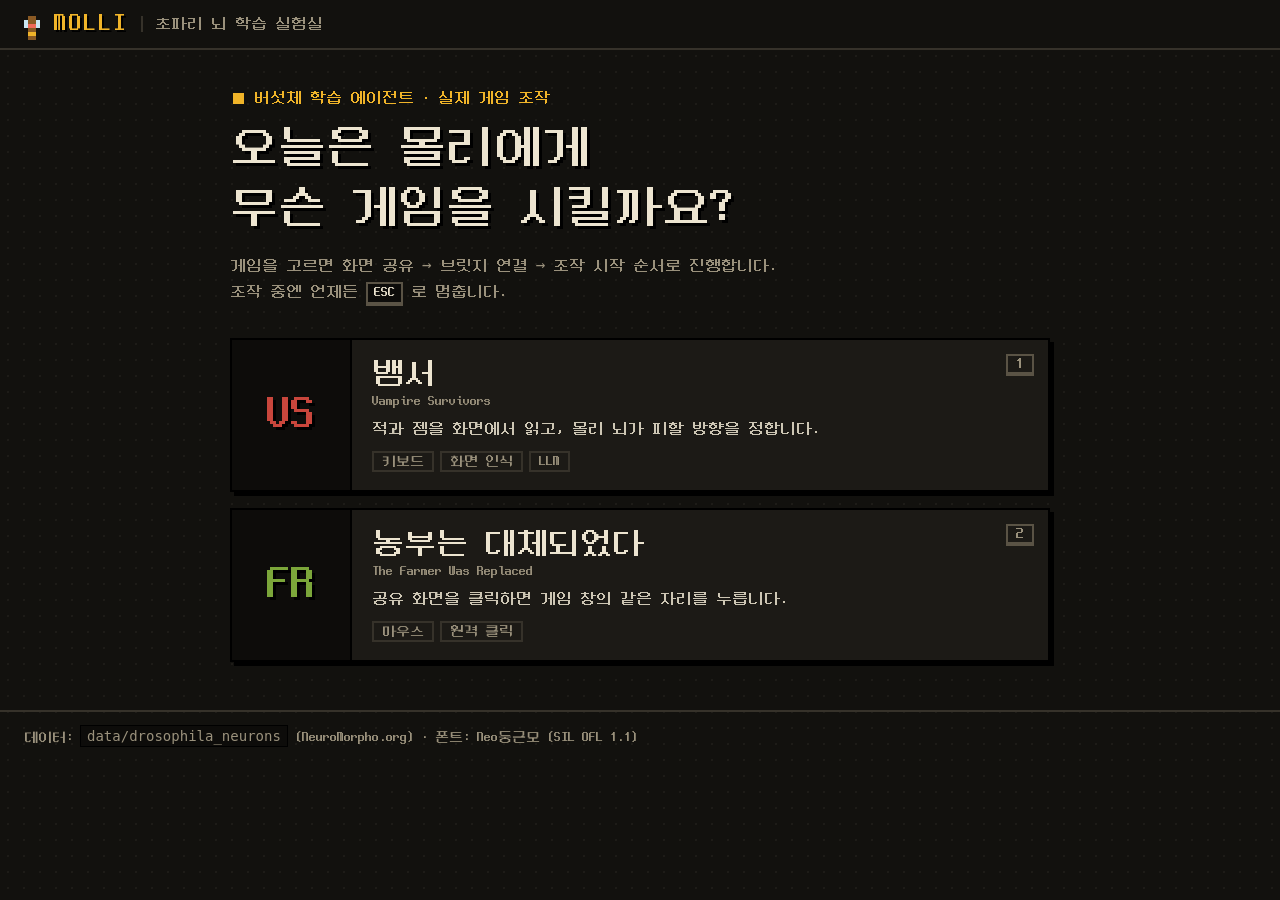
<file: game/index.html>
<!DOCTYPE html>
<html lang="ko">
<head>
<meta charset="UTF-8" />
<meta name="viewport" content="width=device-width, initial-scale=1.0" />
<title>초파리 뇌 학습 실험실</title>
<link rel="stylesheet" href="style.css" />
</head>
<body>
  <header class="topbar">
    <div class="brand">
      <span class="brand-mark" aria-hidden="true"></span>
      <span class="brand-name">MOLLI</span>
      <span class="brand-sub">초파리 뇌 학습 실험실</span>
    </div>
    <nav class="game-nav" id="gameNav" hidden>
      <span class="game-name" id="gameName"></span>
      <button class="btn-ghost" id="gameChange">게임 바꾸기</button>
    </nav>
  </header>

  <section class="game-pick" id="gamePick">
    <div class="pick-hero">
      <p class="eyebrow">버섯체 학습 에이전트 · 실제 게임 조작</p>
      <h1>오늘은 몰리에게<br />무슨 게임을 시킬까요?</h1>
      <p class="pick-lead">게임을 고르면 화면 공유 → 브릿지 연결 → 조작 시작 순서로 진행합니다. 조작 중엔 언제든 <kbd>ESC</kbd> 로 멈춥니다.</p>
    </div>
    <div class="game-pick-list">
      <button class="game-card" data-tab="vamp" style="--card: #c8463c">
        <span class="card-key">1</span>
        <span class="card-art" aria-hidden="true">VS</span>
        <span class="card-body">
          <b>뱀서</b>
          <span class="card-en">Vampire Survivors</span>
          <span class="card-desc">적과 젬을 화면에서 읽고, 몰리 뇌가 피할 방향을 정합니다.</span>
          <span class="card-tags"><i>키보드</i><i>화면 인식</i><i>LLM</i></span>
        </span>
      </button>
      <button class="game-card" data-tab="farm" style="--card: #7ba63a">
        <span class="card-key">2</span>
        <span class="card-art" aria-hidden="true">FR</span>
        <span class="card-body">
          <b>농부는 대체되었다</b>
          <span class="card-en">The Farmer Was Replaced</span>
          <span class="card-desc">공유 화면을 클릭하면 게임 창의 같은 자리를 누릅니다.</span>
          <span class="card-tags"><i>마우스</i><i>원격 클릭</i></span>
        </span>
      </button>
    </div>
  </section>

  <div class="layout" id="gameLayout" hidden>
    <div class="panels">
      <section class="tab-panel" id="panel-farm">
        <div class="agent-bar" id="fmAgentBar" hidden>
          <span class="agent-dot"></span>
          <b>자율 플레이 중</b>
          <span id="fmAgentStep">-</span>
          <span class="agent-phase" id="fmAgentPhase">-</span>
          <span class="agent-goal" id="fmAgentGoal"></span>
          <button id="fmAgentStop2">■ 정지 <kbd>ESC</kbd></button>
        </div>
        <p class="subtitle">이 게임은 뉴런 학습 없이 <b>화면 인식 + LLM 추론</b>으로만 움직입니다. 먼저 지금 어떤 화면인지부터 확인합니다.</p>
        <main class="vs-outer">
          <section class="vs-screen">
            <div class="vs-view-col">
              <canvas id="fmView" width="720" height="405"></canvas>
            </div>
            <div class="vs-side">
              <div class="legend"><span id="fmStatus" class="vs-status">화면 공유를 먼저 시작하세요</span></div>
              <div class="controls">
                <button id="fmShare">화면 공유</button>
                <button id="fmCheck">화면 확인</button>
                <label class="checkbox"><input type="checkbox" id="fmAuto" /> 자동</label>
                <select id="fmEvery">
                  <option value="5">5초마다</option>
                  <option value="10" selected>10초마다</option>
                  <option value="30">30초마다</option>
                </select>
              </div>
              <label class="vs-block">게임 언어
                <select id="fmLang">
                  <option value="en-US">English — 영어 글자 인식 (권장)</option>
                  <option value="ko">한국어 — 한글 글자 인식</option>
                </select>
              </label>
              <label class="vs-block">LLM 모델
                <select id="fmModel"><option value="">브릿지 연결 후 불러옵니다</option></select>
              </label>
              <div class="stats">
                <div class="stat"><span>현재 화면</span><b id="fmScreen">-</b></div>
                <div class="stat"><span>확신도</span><b id="fmConf">-</b></div>
                <div class="stat"><span>판단 근거</span><b id="fmSource">-</b></div>
                <div class="stat"><span>걸린 시간</span><b id="fmTook">-</b></div>
              </div>
              <div class="fm-agent">
                <h3>자율 플레이 — 보고, 판단하고, 누른다</h3>
                <label class="vs-block">목표
                  <textarea id="fmGoal" class="vs-goal" rows="3">설명서와 코드 창을 읽어 문법을 배우고, 드론이 밭을 수확하는 코드를 짜서 실행한다</textarea>
                </label>
                <div class="controls">
                  <button id="fmAgentRun" class="btn-primary">▶ 자율 시작</button>
                  <button id="fmAgentStop">■ 정지</button>
                  <label>최대 <input type="number" id="fmMaxSteps" value="30" min="1" max="500" style="width:72px" /> 걸음</label>
                </div>
                <div class="vs-help" id="fmAgentState">LLM 모델이 있어야 합니다. 어느 창에서든 <kbd>ESC</kbd> 로 바로 멈춥니다.</div>
              </div>
              <details class="vs-fold">
                <summary>손으로 조작</summary>
                <p class="vs-help">조작 중에 왼쪽 화면을 클릭하면 게임 창의 같은 자리를 누릅니다 (오른쪽 클릭도 됨). <kbd>ESC</kbd> 로 바로 멈춥니다.</p>
                <div class="controls">
                  <button id="fmRun">▶ 조작 시작</button>
                  <button id="fmStop">■ 정지</button>
                </div>
                <label class="vs-block">대상 창
                  <input type="text" id="fmWindow" value="TheFarmerWasReplaced" />
                </label>
                <div class="stats">
                  <div class="stat"><span>브릿지</span><b id="fmBridge">미연결</b></div>
                  <div class="stat"><span>입력 모드</span><b id="fmLive">-</b></div>
                  <div class="stat"><span>마지막 클릭</span><b id="fmLast">-</b></div>
                </div>
              </details>
            </div>
          </section>

          <div class="vs-layout">
            <nav class="vs-menu">
              <button class="fm-menu-btn is-active" data-sec="log">판단 로그</button>
              <button class="fm-menu-btn" data-sec="manual">매뉴얼</button>
            </nav>
            <section class="fm-main">
              <div class="fm-sec is-active" data-sec="log">
                <div class="fm-split">
                  <div>
                    <h3>판단 로그 — 무엇을 보고 어떻게 받아들였나</h3>
                    <div class="log log-tall" id="fmLog"></div>
                  </div>
                  <div>
                    <h3>알아낸 정보 — 마지막 확인 기준</h3>
                    <div id="fmInfo" class="fm-info"><p class="dim">아직 확인하지 않았습니다</p></div>
                    <h3>OCR 원문</h3>
                    <div id="fmOcr" class="fm-ocr">-</div>
                  </div>
                </div>
              </div>
              <div class="fm-sec fm-manual" data-sec="manual" id="fmManual"></div>
            </section>
          </div>
        </main>
      </section>
      <section class="tab-panel" id="panel-vamp">
        <p class="subtitle">
          화면을 읽고 몰리 뇌가 방향을 정하면 <code>bot/bridge.py</code>가 실제 키를 누릅니다.
          자세한 실행 순서는 왼쪽 <b>실행 방법</b>에 있습니다.
        </p>
        <main class="vs-outer">
          <div class="vs-top">
            <section class="vs-screen">
              <div class="vs-view-col">
                <canvas id="vsView" width="720" height="405"></canvas>
              </div>

              <div class="vs-side">
              <div class="legend">
                <span id="vsStatus" class="vs-status">화면 공유를 먼저 시작하세요</span>
              </div>

              <div class="controls">
                <button id="vsShare">화면 공유</button>
                <button id="vsDemo">테스트 영상</button>
                <button id="vsRun" class="btn-primary">▶ 조작 시작</button>
                <button id="vsStop">■ 정지</button>
                <label class="checkbox"><input type="checkbox" id="vsDebug" checked /> 인식 표시</label>
                <label class="checkbox"><input type="checkbox" id="vsLogOn" checked /> 로그 기록</label>
              </div>

              <div class="controls">
                <label>대상 창 <input type="text" id="vsWindow" placeholder="예: Vampire Survivors" style="width:190px" /></label>
                <button id="vsWindowNow">지금 활성 창 넣기</button>
              </div>
              <div class="vs-help" id="vsWindowState">브릿지에 연결되면 확인할 수 있습니다</div>

              <div class="stats">
                <div class="stat"><span>인식한 화면</span><b id="vsState">-</b></div>
                <div class="stat"><span>이번 판</span><b id="vsRunNow">-</b></div>
                <div class="stat"><span>체력</span><b id="vsHp">-</b></div>
                <div class="stat"><span>경험치</span><b id="vsXp">-</b></div>
                <div class="stat"><span>가는 방향</span><b id="vsDir">-</b></div>
                <div class="stat"><span>브릿지</span><b id="vsBridge">미연결</b></div>
                <div class="stat"><span>입력 모드</span><b id="vsLive">-</b></div>
                <div class="stat"><span>인식된 적</span><b id="vsEnemies">0</b></div>
                <div class="stat"><span>인식된 젬</span><b id="vsGems">0</b></div>
                <div class="stat"><span>분석 FPS</span><b id="vsFps">0</b></div>
              </div>
              </div>
            </section>
          </div>

          <div class="vs-layout">
          <nav class="vs-menu">
            <button class="vs-menu-btn is-active" data-sec="monitor">모니터링</button>
            <button class="vs-menu-btn" data-sec="log">추론 로그</button>
            <button class="vs-menu-btn" data-sec="see">몰리 시야</button>
            <button class="vs-menu-btn" data-sec="blind">블라인드 테스트</button>
            <button class="vs-menu-btn" data-sec="read">레벨업 읽은 것</button>
            <button class="vs-menu-btn" data-sec="goal">이번 판 목표</button>
            <button class="vs-menu-btn" data-sec="screen">화면 설정</button>
            <button class="vs-menu-btn" data-sec="llm">LLM</button>
            <button class="vs-menu-btn" data-sec="stats">기록 · 통계</button>
            <button class="vs-menu-btn" data-sec="tune">민감도</button>
            <button class="vs-menu-btn" data-sec="remote">폰으로 보기</button>
            <button class="vs-menu-btn" data-sec="help">실행 방법</button>
          </nav>

          <section class="vs-main">
            <!-- ── 추론 로그 ─────────────────────────────── -->
            <div class="vs-sec" data-sec="log">
              <h3>추론 로그 — 왜 그렇게 했나</h3>
              <div class="vs-help vs-note">
                줄마다 <b>몇 번째 판의 몇 분 몇 초</b>인지가 앞에 붙습니다.
                나중에 기록을 되짚을 때 어느 판의 일인지 바로 알 수 있습니다.
              </div>
              <div class="log log-tall" id="vsLog"></div>
            </div>

            <!-- ── 몰리 시야 ─────────────────────────────── -->
            <div class="vs-sec" data-sec="see">
              <h3>몰리 시야 — 뇌가 실제로 받는 것</h3>
              <div class="vs-help vs-note">
                <b>왼쪽</b>은 화면을 24x24로 줄인 격자입니다. 빨강 = 적으로 센 곳, 파랑 = 젬으로 센 곳,
                가운데 흰 점이 캐릭터. 몰리 뇌는 화면 픽셀이 아니라 <b>이 격자만</b> 봅니다.
                <br /><b>오른쪽</b>은 8방향 점수입니다. 선이 길수록 그쪽을 좋게 본 것이고,
                <span style="color:#ffd479">노란 굵은 선</span>이 시야로 고를 방향,
                바깥 빨간 호가 위협이 있는 쪽입니다. 점선은 실제로 누른 방향 —
                <span style="color:#7fd858">초록</span>이면 시야대로, <span style="color:#ff7b6b">빨강</span>이면 블라인드입니다.
                <br />테스트 영상으로도 볼 수 있습니다. 이 칸이 열려 있을 때만 그려서 평소엔 부담이 없습니다.
              </div>
              <div class="controls">
                <button id="vsDemoPause">테스트 영상 멈추기 (레벨업처럼)</button>
              </div>
              <canvas id="vsSight" width="720" height="300"></canvas>
              <div class="vs-help" id="vsSightWhy">화면 공유나 테스트 영상을 켜면 여기에 나옵니다</div>
              <table class="vs-table" id="vsSightTable"></table>
            </div>

            <!-- ── 블라인드 테스트 ───────────────────────── -->
            <div class="vs-sec" data-sec="blind">
              <h3>반응 검사 — 게임 없이 즉시</h3>
              <div class="vs-help">
                "적이 오른쪽에 몰렸다", "젬이 왼쪽에 있다" 같은 <b>인공 상황을 실제 판단 함수에 그대로 넣어</b>
                고른 방향이 말이 되는지 봅니다. 같은 상황을 5번씩 넣어 <b>매번 같은 답</b>이 나오는지도 봅니다 —
                무작위로 움직이는 것이라면 답이 흔들립니다.
              </div>
              <div class="controls">
                <button id="vsProbeBtn">반응 검사 돌리기</button>
              </div>
              <div class="vs-help" id="vsProbeResult">아직 돌려보지 않았습니다</div>

              <h3>블라인드 판 — 실제 게임에서 비교</h3>
              <div class="vs-help">
                반응 검사는 "상황에 맞게 고르는가"까지만 알려줍니다. <b>그게 실제로 오래 살게 해주는지</b>는
                따로 봐야 합니다. 블라인드 판에서는 몰리가 <b>화면을 보지 않고</b> 돌아다닙니다
                (한 방향을 잠깐 유지했다가 무작위로 바꿈). 피격은 똑같이 세고, 학습은 하지 않습니다.
                <br />화면을 본 판과 생존 시간이 비슷하게 나오면 — 지금은 보는 게 도움이 안 되고 있다는 뜻입니다.
                <b>판마다 번갈아</b>가 가장 공정합니다 (같은 시간대·같은 실력으로 비교되니까).
              </div>
              <div class="controls">
                <label>블라인드
                  <select id="vsBlindMode">
                    <option value="off">끄기 (항상 화면을 봄)</option>
                    <option value="alternate">판마다 번갈아</option>
                    <option value="always">항상 블라인드</option>
                  </select>
                </label>
              </div>
              <div class="vs-help" id="vsBlindStats">아직 기록이 없습니다</div>
            </div>

            <!-- ── 레벨업 읽은 것 ────────────────────────── -->
            <div class="vs-sec" data-sec="read">
              <h3>레벨업에서 읽은 것</h3>
              <div class="vs-help vs-note">
                레벨업 화면에서 <b>무슨 글자를 읽었고 그중 무엇을 골랐는지</b> 그대로 남깁니다.
                같은 화면을 두 번 읽어 서로 다르면 지어낸 것으로 보고 아무것도 누르지 않습니다 —
                그때는 두 판독이 같이 표시됩니다.
              </div>
              <div class="controls">
                <label class="filebtn">사진으로 시험
                  <input type="file" id="vsTestImg" accept="image/*" hidden /></label>
                <button id="vsTestPaste">붙여넣기(Ctrl+V)로 시험</button>
                <b id="vsTestState" class="tune">-</b>
              </div>
              <div class="vs-help vs-note">
                레벨업 화면을 <b>캡처해서 넣으면</b> 게임을 돌리지 않고도 무엇을 읽는지 바로 봅니다.
              </div>
              <div class="vs-help vs-scroll" id="vsReadLog">아직 레벨업 화면을 읽은 적이 없습니다</div>
            </div>

            <!-- ── 이번 판 목표 ──────────────────────────── -->
            <div class="vs-sec" data-sec="goal">
              <h3>이번 판에 해야 할 목표</h3>
              <div class="vs-help">
                멈춘 화면(시작메뉴 · 결과)에서 무엇을 목표로 움직일지 한국어로 적어두세요.
                비워두면 "그냥 시작해서 오래 버티기"로 봅니다.
                <br /><b>판이 끝나면 결과를 정리해 알려주고, 목표는 잊습니다.</b>
                계속 같은 목표로 돌리려면 아래를 체크하세요.
                <br />레벨업 화면에서는 이 문장을 <b>지시가 아니라 배경</b>으로만 씁니다 —
                카드를 고르는 자리에서 재시작을 떠올리면 곤란하니까요.
              </div>
              <textarea id="vsGoal" rows="2" class="vs-goal"
                placeholder="예: 게임 시작해서 아무 캐릭터나 고르고, 죽으면 바로 다시 시작해"></textarea>
              <div class="controls">
                <label class="checkbox"><input type="checkbox" id="vsGoalRepeat" /> 목적 계속 반복</label>
                <b id="vsGoalState" class="tune">-</b>
              </div>
              <div class="vs-help" id="vsRunResult">아직 끝난 판이 없습니다</div>
            </div>

            <!-- ── 화면 설정 ─────────────────────────────── -->
            <div class="vs-sec" data-sec="screen">
              <h3>영역 지정 (드래그)</h3>
              <div class="vs-help">
                <b>경험치 바를 꼭 지정해주세요.</b> 이게 없으면 몰리에게는
                "무언가를 얻었다"는 신호가 아예 없습니다. 젬 항목은 젬이 어느 쪽에 있는지를
                나타낼 뿐이라, 먹었는지는 알려주지 않습니다.
                화면 맨 위에 가로로 긴 바가 보통 경험치입니다. 드래그해서 감싸주세요.
                <br /><b>레벨업 영역</b>은 레벨업이 떴을 때 그 창 전체를 감싸주세요 —
                카드뿐 아니라 <b>새로고침·건너뛰기·삭제 버튼까지</b> 들어가게.
                카드를 읽을 때 이 부분만 크게 잘라 보내고(글자가 커져서 잘 읽힙니다),
                게임이 멈췄는지 볼 때는 이 부분을 빼고 봅니다(창이 반짝여도 속지 않게).
                지정하지 않으면 게임 화면 전체를 보내고, 멈춤 판단은 가운데 원을 뺍니다.
              </div>
              <div class="controls">
                <button data-mark="game">게임 영역 지정</button>
                <button data-mark="hp">체력바 지정</button>
                <button data-mark="xp">경험치 바 지정</button>
                <button data-mark="cards">레벨업 영역 지정</button>
              </div>

              <h3>영역에 이름 붙이기</h3>
              <div class="vs-help">
                화면의 한 부분을 드래그하고 <b>그게 무엇인지 적어두면</b>, LLM 이 그 화면을 볼 때
                "그 위치에 그게 있다" 는 걸 알고 판단합니다. 예: 캐릭터 목록, 시작 버튼, 경험치 바, 타이머.
                이름을 모르겠으면 <b>LLM에게 뭔지 묻기</b>를 누르면 그 부분만 잘라 보내서 물어봅니다.
                <br /><b>보이는 화면</b>을 정해두면 그 화면일 때만 알려줍니다
                (캐릭터 목록은 캐릭터 선택 화면에만 있으니까요). 지정한 영역은 게임 화면 위에 주황 점선으로 보입니다.
              </div>
              <div class="controls">
                <button data-mark="region">영역 지정 → 이름 붙이기</button>
              </div>
              <div class="vs-region-form" id="vsRegionForm" hidden>
                <div class="controls">
                  <label>이름 <input type="text" id="vsRegionLabel" placeholder="예: 캐릭터 목록" style="width:200px" /></label>
                  <label>보이는 화면 <select id="vsRegionScope"></select></label>
                </div>
                <div class="controls">
                  <button id="vsRegionAsk">LLM에게 뭔지 묻기</button>
                  <button id="vsRegionSave">저장</button>
                  <button id="vsRegionCancel">취소</button>
                </div>
                <div class="vs-help" id="vsRegionState">-</div>
              </div>
              <div class="vs-help" id="vsRegionList">아직 이름 붙인 영역이 없습니다</div>

              <h3>화면 가르치기</h3>
              <div class="vs-help">
                각 화면이 떠 있을 때 해당 버튼을 눌러주세요. 그 화면의 축소 이미지를 기억해뒀다가 비교합니다.
              </div>
              <div class="controls" id="vsTeachBtns"></div>
              <div class="vs-help">
                어떤 화면인지 애매하면 직접 물어볼 수 있습니다. 아래 버튼을 누르면
                <b>지금 보이는 화면을 그대로 잘라 LLM에게 "이게 무슨 화면이냐"고 묻습니다.</b>
              </div>
              <div class="controls">
                <button id="vsAskScreen">지금 화면이 뭔지 물어보기</button>
                <button id="vsAskRemember" disabled>이 답으로 기억시키기</button>
              </div>
              <div class="vs-help" id="vsAskResult">아직 물어본 적이 없습니다</div>

              <h3>몰리에게 알려주기</h3>
              <div class="vs-help">
                몰리가 못 맞히거나 엉뚱하게 답하면 <b>직접 알려주면 됩니다.</b>
                지금 보이는 화면이 무엇인지 말로 적어주세요.
                <b>그 화면 사진에 메모가 붙습니다.</b> 다음에 같은 화면이 뜨면 그때만 이 메모를 참고합니다.
                <br /><b>아는 종류에 없으면 새 종류를 만듭니다.</b> "이건 캐릭터 고르는 화면이야" 라고 하면
                <code>캐릭터 선택</code> 이라는 화면 종류가 생깁니다.
              </div>
              <textarea id="vsTellText" rows="2" class="vs-goal"
                placeholder="예: 이건 보물상자 연 화면이야. 아무 키나 누르면 넘어가"></textarea>
              <div class="controls">
                <button id="vsTellBtn">이렇게 알려주기</button>
              </div>
              <div class="vs-help" id="vsHints">아직 알려준 것이 없습니다</div>

              <div class="vs-help">
                멈춘 화면에서 무엇을 누를지는 <b>전부 LLM이 정합니다.</b> LLM이 꺼져 있거나
                판단에 실패하면 <b>아무것도 누르지 않고 기다립니다</b> — 잘못 누르는 것보다 낫습니다.
                마우스는 쓰지 않고, ESC는 어떤 경우에도 나가지 않습니다.
              </div>
              <div class="controls">
                <button id="vsForget">지정한 것 전부 지우기</button>
                <button id="vsClearRuns">판 기록 지우기</button>
              </div>
              <div class="vs-help" id="vsMarks"></div>
            </div>

            <!-- ── LLM ───────────────────────────────────── -->
            <div class="vs-sec" data-sec="llm">
              <h3>멈춘 화면 판단</h3>
              <div class="vs-help">
                레벨업 · 시작메뉴 · 결과 화면은 게임이 멈춰 있어서 몇 초 걸려도 됩니다.
                그래서 여기만 LLM이 맡습니다. <b>움직임은 계속 초파리 뇌가 합니다.</b>
                카드 화면을 읽어야 하니 <b>이미지를 볼 수 있는 모델</b>이 필요합니다.
              </div>
              <div class="controls">
                <label class="checkbox"><input type="checkbox" id="vsLlmOn" /> 멈춘 화면을 LLM에게</label>
                <label>모델 <select id="vsModel"><option value="">브릿지 연결 후 선택</option></select></label>
                <button id="vsLoadModels">모델 목록</button>
              </div>
              <div class="controls">
                <label>카드 개수 <input type="number" id="vsCards" min="2" max="5" value="4" style="width:60px" /></label>
                <b id="vsLlmState" class="tune">-</b>
              </div>
              <div class="controls">
                <label>메뉴 이동 키
                  <select id="vsNavKeys">
                    <option value="wasd">WASD (게임 이동과 같은 키)</option>
                    <option value="arrows">방향키</option>
                  </select>
                </label>
              </div>
              <div class="vs-help">
                멈춘 화면에서 커서를 옮길 때 쓰는 키입니다. 게임 안 이동에 쓰는 <b>WASD</b>는 잘 먹는 게
                확인돼 있어서 기본값입니다. 방향키는 NumLock 상태에 따라 브릿지가 다른 신호를 보내는
                불안정한 경로를 탑니다. 커서가 안 움직이면 이걸 바꿔보세요.
              </div>
              <div class="controls">
                <label class="checkbox"><input type="checkbox" id="vsIdOn" /> 화면 종류도 LLM이 판별 (자동 학습)</label>
                <b id="vsIdState" class="tune">-</b>
              </div>
              <div class="vs-help">
                위를 켜면 가르쳐준 화면이 없어도 <b>게임이 멈춘 순간</b>을 잡아 LLM에게 한 번 묻고,
                답이 오면 그 화면을 기억해서 <b>다음부터는 묻지 않고 즉시 알아봅니다.</b>
              </div>

              <h3>화면 글자 읽기 (OCR)</h3>
              <div class="controls">
                <label class="checkbox"><input type="checkbox" id="vsOcrOn" checked /> 화면 글자 읽기 (윈도우 내장, 빠름)</label>
                <button id="vsOcrNow">지금 화면 글자 읽기</button>
              </div>
              <div class="vs-help" id="vsOcrResult">-</div>
              <div class="vs-help">
                윈도우에 들어 있는 글자 인식을 브릿지가 대신 부릅니다. 설치할 것이 없고 한 장에 0.2초 안쪽입니다.
                LLM 과 달리 <b>없는 글자를 지어내지 않습니다</b> — 못 읽으면 빈칸입니다. 이렇게 씁니다:
                <br />· <b>화면 판별</b> — 아래 글자가 보이면 LLM 에게 묻기 전에 그 화면으로 봅니다.
                "플레이 중" 이라도 카메라가 1초 넘게 멈춰 있으면 글자를 확인합니다 (타이틀 화면을 놓치지 않게).
                <br />· <b>메뉴</b> — 읽은 글자를 LLM 에게 같이 줘서 시작 버튼 같은 항목을 빠뜨리지 않게 합니다.
                <br />· <b>레벨업</b> — LLM 이 읽은 카드 이름이 화면 글자에 실제로 있는지 맞춰봅니다.
                전부 있으면 두 번 읽지 않고 바로 고릅니다.
                <br />게임 화면 위에 읽은 글자가 하늘색 상자로 잠깐 보입니다.
                <b>사진으로 시험</b>(레벨업 읽은 것 메뉴)에 아무 화면이나 넣으면 무슨 화면으로 보는지 나옵니다.
              </div>
              <label class="vs-block">글자로 화면 알아보기
                <textarea id="vsOcrWords" rows="5" class="vs-goal"></textarea></label>
              <div class="vs-help">
                한 줄에 한 화면: <code>화면: 글자, 글자</code>. 위에 있는 줄부터 봅니다.
                띄어쓰기·대소문자는 무시하고, 조금 틀려도 맞춥니다.
                화면 이름은 levelup · menu · dead · chest · revive, 직접 만든 화면 종류도 됩니다.
              </div>
            </div>

            <!-- ── 기록 · 통계 ───────────────────────────── -->
            <div class="vs-sec" data-sec="stats">
              <h3>판 기록과 통계</h3>
              <div class="vs-help" id="vsRuns">기록 없음</div>
              <div class="vs-help" id="vsReward">-</div>
              <div class="vs-help" id="vsMenuStats">아직 멈춘 화면에서 키를 누른 기록이 없습니다</div>
            </div>

            <!-- ── 민감도 ────────────────────────────────── -->
            <div class="vs-sec" data-sec="tune">
              <h3>인식 민감도와 성향</h3>
              <div class="vs-help">
                <b>게임 중인지 판단</b> — 레벨업·메뉴·캐릭터 선택·결과 창은 모두 넓은 파란 판입니다.
                확인 영역(레벨업 영역을 지정했으면 그 안, 아니면 게임 화면 가운데 — 화면 위 파란 점선)에서
                파란 부분이 기준을 넘으면 <b>게임 아님</b>, 아니면 아무것도 안 움직여도 <b>플레이 중</b>으로 봅니다.
                파란 젬은 점처럼 작아서 세지 않습니다. 지금 몇 %인지는 <b>몰리 시야</b> 맨 아래에 나옵니다 —
                창이 떴을 때 값과 플레이 중 값 사이로 기준을 맞추면 됩니다.
              </div>
              <div class="controls">
                <label class="checkbox"><input type="checkbox" id="vsUiBlue" checked /> 파란 창이 보이면 게임 아님</label>
                <label>파란 창 기준 <input type="range" id="vsUiThr" min="3" max="60" value="15" /></label>
                <b id="vsUiThrVal" class="tune">15%</b>
              </div>
              <div class="vs-help">
                <b>파란 바닥이 있는 맵</b> — 파랗기만 하면 창으로 보지 않습니다. 몰리가 걷는 중(카메라가 움직임)이면
                창이 아니고, 무늬가 있는 파랑은 바닥으로 보고 뺍니다. 그리고 레벨업 창을 한 번 제대로 읽으면
                <b>그 창의 색을 기억</b>해서, 그다음부터는 그 색에 가까운 판만 창으로 봅니다.
                자동으로 못 배웠으면 레벨업 창이 떠 있을 때 아래 버튼을 누르세요.
              </div>
              <div class="controls">
                <button id="vsUiLearn">지금 보이는 창 색 기억</button>
                <button id="vsUiForget">창 색 잊기</button>
                <span id="vsUiColor" class="dim"></span>
              </div>
              <div class="vs-help">
                <b>적 판별 방식</b> — 몬스터는 스스로 움직이고 보석은 바닥에 붙어 있습니다.
                다만 카메라가 캐릭터를 따라다녀서 화면 전체가 같이 밀리므로, 먼저 <b>화면 전체의 이동량을
                재서 빼고</b> 그래도 움직이는 것만 몬스터로 봅니다. 메뉴처럼 아무것도 안 움직이는 화면에서는
                적이 0이 됩니다. 무엇으로 판단했는지는 <b>몰리 시야</b> 아래에 나옵니다.
              </div>
              <div class="controls">
                <label>적 판별
                  <select id="vsEnemyMode">
                    <option value="motion">움직임 (스스로 움직이는 것)</option>
                    <option value="both">색 + 움직임 (어둡고 움직이는 것)</option>
                    <option value="color">색 (예전 방식: 배경보다 어두운 것)</option>
                  </select>
                </label>
                <label>움직임 민감도 <input type="range" id="vsMoveThr" min="6" max="60" value="22" /></label>
                <b id="vsMoveThrVal" class="tune">22</b>
              </div>
              <div class="controls">
                <label>적 임계값 <input type="range" id="vsEnemyThr" min="5" max="90" value="30" /></label>
                <b id="vsEnemyThrVal" class="tune">30</b>
                <label>젬 임계값 <input type="range" id="vsGemThr" min="5" max="90" value="25" /></label>
                <b id="vsGemThrVal" class="tune">25</b>
              </div>
              <div class="controls">
                <label>회피 성향 <input type="range" id="vsAvoid" min="10" max="150" value="60" /></label>
                <label>젬 욕심 <input type="range" id="vsGreed" min="0" max="100" value="35" /></label>
              </div>
              <div class="controls">
                <label>학습에 맡기는 비중 <input type="range" id="vsAlpha" min="0" max="100" value="0" /></label>
                <b id="vsAlphaVal" class="tune">0%</b>
              </div>
              <div class="vs-help">
                0%면 전부 규칙 기반으로 움직입니다. 규칙 기반이 바닥을 깔아주는 동안 몰리는 계속 배우고 있고,
                쓸 만해 보이면 이 값을 조금씩 올려 판단을 넘기면 됩니다. 한 번에 올리면 규칙 기반이
                한 번도 안 가본 상황에서 무너집니다.
              </div>
              <div class="vs-help" id="vsFeat">-</div>
            </div>

            <!-- ── 실행 방법 ─────────────────────────────── -->
            <!-- ── 폰으로 보기 ───────────────────────────── -->
            <div class="vs-sec" data-sec="remote">
              <h3>폰으로 보기</h3>
              <div class="vs-help">
                이 탭에서 도는 몰리를 <b>폰에서 보고, 막혔으면 지시합니다</b> — 정지·시작 버튼과 말로 하는 지시
                ("화면에 있는 초록 버튼 눌러"). 지시는 이 탭이 받아 화면을 보고 처리하고,
                키는 여기서도 허용된 것만 나갑니다 (ESC·마우스 없음).
                폰이 이 페이지를 그냥 열면 빈 페이지입니다 — 화면 공유와 몰리의 상태는 이 탭 안에만 있어서,
                이 탭이 2초마다 상태를 브릿지로 보내고 폰은 브릿지가 여는 페이지에서 봅니다.
                <br />아무나 못 봅니다. 아래 <b>연결 코드</b>를 폰에서 한 번 넣은 기기만 볼 수 있고,
                코드는 2분 동안 한 번만 쓸 수 있습니다. 잃어버린 폰이 있으면 <b>모두 끊기</b>.
              </div>
              <div class="controls">
                <button id="vsRemoteCode">연결 코드 만들기</button>
                <button id="vsRemoteRevoke">연결한 기기 모두 끊기</button>
              </div>
              <div class="vs-help" id="vsRemoteState">브릿지에 연결되면 확인할 수 있습니다</div>
              <div class="vs-help vs-note">
                브릿지를 <code>.\start.ps1 -Remote</code> 로 띄워야 켜집니다 (기본은 꺼져 있음).
                폰은 PC 와 <b>같은 와이파이</b>에 있어야 합니다. 처음 켤 때 윈도우 방화벽이 파이썬의 네트워크
                접근을 물어보면 허용해야 폰이 닿습니다. 이 탭이 가려지면 브라우저가 느려져 폰 화면도 늦게 바뀝니다.
              </div>
            </div>

            <div class="vs-sec" data-sec="help">
              <h3>실행 순서</h3>
              <div class="vs-help">
                <code>.\start.ps1</code> → 이 페이지를 <code>localhost:8743</code> 으로 열기 →
                화면 공유 → 조작 시작 → <b>게임 창 클릭</b>.
                <br />브릿지는 기본이 안전모드(로그만)이고, <code>-Live</code> 를 붙여야 실제로 키를 누릅니다.
                <br />뱀서를 <b>창모드</b>로 띄우고, 화면 공유에서 그 창을 고르세요.
                <br />위 화면에서 빨간 점 = 적으로 인식, 파란 점 = 젬으로 인식, 노란 선 = 지금 가려는 방향.
                <br /><b>브라우저 창을 가리지 마세요</b> — 가려지면 브라우저가 타이머를 늦춰 봇이 사실상 멈춥니다.
              </div>
            </div>
          </section>
          </div>
        </main>
      </section>
    </div>

  </div>

  <footer>
    데이터: <code>data/drosophila_neurons</code> (NeuroMorpho.org) · 폰트: Neo둥근모 (SIL OFL 1.1)
  </footer>

  <script src="log.js"></script>
  <script src="agent.js"></script>
  <script src="vampire.js"></script>
  <script src="farm.js"></script>
  <script src="tabs.js"></script>
</body>
</html>
</file>
<file: game/style.css>
/* Neo둥근모 (NeoDunggeunmo) — SIL Open Font License 1.1, fonts/LICENSE.txt 참고 */
@font-face {
  font-family: "NeoDunggeunmo";
  font-weight: normal;
  font-style: normal;
  font-display: block;
  src: url("fonts/neodgm.woff2") format("woff2"),
       url("fonts/neodgm.woff") format("woff");
}

:root {
  /* 따뜻한 먹색 바탕 + 종이색 글자. 포인트 색은 호박색 하나만 쓴다. */
  --bg: #12110e;
  --panel: #1c1a16;
  --slot: #0d0c0a;
  --line: #36322a;
  --line-hi: #5a5345;
  --text: #ece4d0;
  --muted: #9a917c;
  --accent: #f0b429;
  --accent-ink: #1a1405;
  --good: #8fd16a;
  --bad: #ef6a5a;
  --shadow: 4px 4px 0 #000;
  /* 예전 이름 — 몇몇 규칙이 아직 쓴다 */
  --panel-hi: var(--line-hi);
  --panel-lo: var(--slot);
}

* { box-sizing: border-box; image-rendering: pixelated; }

body {
  margin: 0;
  background: var(--bg);
  /* 아주 옅은 점 격자 — 모눈종이 느낌만 남긴다 */
  background-image: radial-gradient(rgba(236,228,208,0.05) 1px, transparent 1px);
  background-size: 16px 16px;
  color: var(--text);
  /* 비트맵 폰트라 16의 배수 크기에서 가장 또렷하게 찍힌다 */
  font-family: "NeoDunggeunmo", monospace;
  font-size: 16px;
  -webkit-font-smoothing: none;
  -moz-osx-font-smoothing: unset;
  font-smooth: never;
  word-break: keep-all;
  padding: 0 24px 24px;
}
[hidden] { display: none !important; }
::selection { background: var(--accent); color: var(--accent-ink); }
.subtitle {
  margin: 0 0 20px;
  color: var(--muted);
  font-size: 16px;
  max-width: 720px;
}

.tab-panel { display: none; }
.tab-panel.is-active { display: block; }

main {
  display: flex;
  gap: 24px;
  flex-wrap: wrap;
  align-items: flex-start;
}

/* 돌 블록 패널: 위/왼쪽은 밝게, 아래/오른쪽은 어둡게 -> 베벨(입체) 효과 */
.panel {
  background: var(--panel);
  border: 2px solid var(--line);
  border-radius: 0;
  padding: 16px;
}

.legend {
  display: flex;
  gap: 16px;
  margin-top: 12px;
  font-size: 16px;
  color: var(--muted);
}
.panel {
  min-width: 320px;
  flex: 1;
}

.controls {
  display: flex;
  gap: 8px;
  align-items: center;
  flex-wrap: wrap;
  margin-bottom: 14px;
}

/* 버튼: 검은 테두리 + 픽셀 그림자. 누르면 그림자만큼 내려앉는다 */
button {
  background: #2a2720;
  color: var(--text);
  border: 2px solid #000;
  border-radius: 0;
  box-shadow: 3px 3px 0 #000, inset 2px 2px 0 rgba(255,255,255,0.06);
  padding: 8px 14px;
  cursor: pointer;
  font-family: inherit;
  font-size: 16px;
  transition: background 0.08s;
}
button:hover { background: #3a362c; }
button:active { transform: translate(3px, 3px); box-shadow: none; }
button:focus-visible, input:focus-visible, textarea:focus-visible, select:focus-visible {
  outline: 2px solid var(--accent);
  outline-offset: 2px;
}
button:disabled { opacity: 0.45; cursor: not-allowed; transform: none; }
.btn-primary { background: var(--accent); color: var(--accent-ink); }
.btn-primary:hover { background: #ffc94a; }
.btn-ghost { background: transparent; box-shadow: none; border-color: var(--line-hi); color: var(--muted); }
.btn-ghost:hover { color: var(--text); border-color: var(--text); background: transparent; }

input[type="text"], input[type="number"], input:not([type]), select, textarea {
  background: var(--slot);
  color: var(--text);
  border: 2px solid var(--line);
  border-radius: 0;
  padding: 6px 8px;
  font-family: inherit;
  font-size: 16px;
}
kbd {
  display: inline-block;
  padding: 0 6px;
  border: 2px solid var(--line-hi);
  border-bottom-width: 4px;
  background: var(--slot);
  color: var(--text);
  font-family: inherit;
  font-size: 14px;
  line-height: 1.3;
}

label {
  font-size: 16px;
  color: var(--muted);
  display: flex;
  align-items: center;
  gap: 6px;
}
label.checkbox { flex-direction: row-reverse; }

input[type="range"] {
  accent-color: var(--accent);
}
input[type="checkbox"] {
  width: 16px;
  height: 16px;
  accent-color: var(--accent);
}

.stats {
  display: grid;
  grid-template-columns: 1fr 1fr;
  gap: 10px;
  margin: 14px 0 20px;
}
.stat {
  background: var(--slot);
  border: 2px solid var(--line);
  padding: 8px 10px;
}
.stat span {
  display: block;
  font-size: 16px;
  color: var(--muted);
  margin-bottom: 2px;
}
.stat b {
  font-size: 24px;
  color: var(--accent);
  font-weight: normal;
}

h3 {
  font-size: 16px;
  color: var(--muted);
  margin: 0 0 10px;
  font-weight: normal;
}

/* 전체 레이아웃: 탭 내용 + 오른쪽 몰리 칼럼 */
.layout {
  display: flex;
  gap: 20px;
  align-items: flex-start;
}
.panels { flex: 1; min-width: 0; }

/* 추론 로그 */
.log {
  height: 190px;
  overflow-y: auto;
  background: var(--slot);
  border: 2px solid var(--line);
  padding: 6px 8px;
  margin-bottom: 18px;
  font-size: 16px;
  line-height: 1.45;
}
.log-row {
  padding: 2px 0;
  border-bottom: 1px solid rgba(255,255,255,0.05);
  color: #c9cfda;
  white-space: nowrap;
  overflow: hidden;
  text-overflow: ellipsis;
}
.log-row .tag { color: var(--accent); }
.log-row .pick { color: var(--accent); }
.log-row .good { color: var(--good); }
.log-row .bad { color: var(--bad); }
.log-row .dim { color: #8b8b96; }
.log-hit { background: rgba(255,123,107,0.13); }
.log-win { background: rgba(127,216,88,0.13); }
.log-muted { color: var(--muted); }

/* 뱀서 탭 위쪽: 몰리 + 게임 화면 */
.vs-outer { display: block; }
.vs-top {
  display: flex;
  gap: 16px;
  align-items: flex-start;
  margin-bottom: 16px;
}
/* 게임 화면 옆에 상태·버튼을 세로로 둔다. 좁은 창에서는 아래로 떨어진다. */
.vs-screen {
  display: flex;
  gap: 16px;
  align-items: flex-start;
  flex-wrap: wrap;
}
/* 화면은 720px 에서 멈춘다. 더 늘어나면 오른쪽 패널과 사이가 벌어진다. */
.vs-view-col { flex: 0 1 720px; min-width: 0; }
.vs-side { flex: 0 1 330px; min-width: 280px; }
.vs-side .legend { margin-top: 0; margin-bottom: 10px; }
.vs-side .controls { margin-bottom: 10px; }
.vs-side .controls button { padding: 8px 12px; }
.vs-side input#vsWindow { width: 150px !important; }
.vs-side .stats {
  grid-template-columns: 1fr 1fr;
  gap: 6px;
  margin: 10px 0 0;
}
.vs-side .stat { padding: 5px 8px; }
.vs-side .stat b { font-size: 18px; }

.vs-screen {
  flex: 1;
  min-width: 0;
  background: var(--panel);
  border: 2px solid var(--line);
  padding: 16px;
}

/* 뱀서 탭: 왼쪽 메뉴 + 가운데 큰 화면 */
.vs-layout {
  display: flex;
  gap: 16px;
  align-items: flex-start;
}
.vs-menu {
  flex: 0 0 auto;
  width: 172px;
  display: flex;
  flex-direction: column;
  gap: 6px;
  position: sticky;
  top: 20px;
}
.vs-menu-btn, .fm-menu-btn {
  text-align: left;
  padding: 12px 14px;
  background: var(--slot);
  color: var(--muted);
  border: 2px solid var(--line);
}
.fm-menu-btn:hover, .vs-menu-btn:hover { color: var(--text); background: var(--panel); }
.vs-menu-btn.is-active, .fm-menu-btn.is-active {
  background: var(--panel);
  color: var(--accent);
}

.vs-main, .fm-main {
  flex: 1;
  min-width: 0;
  background: var(--panel);
  border: 2px solid var(--line);
  padding: 16px;
}

canvas#vsSight {
  display: block;
  width: 100%;
  max-width: 720px;
  height: auto;
  margin-top: 10px;
  border: 4px solid var(--panel-lo);
}
.vs-table {
  width: 100%;
  max-width: 720px;
  margin-top: 10px;
  border-collapse: collapse;
  background: var(--slot);
  font-size: 16px;
}
.vs-table th, .vs-table td {
  padding: 4px 8px;
  text-align: right;
  border-bottom: 1px solid rgba(255,255,255,0.06);
}
.vs-table th { color: var(--muted); font-weight: normal; }
.vs-table td:first-child, .vs-table th:first-child { text-align: left; }
.vs-table tr.picked td { color: var(--accent); background: rgba(240,180,41,0.08); }

/* 모니터링: 시야(왼쪽 크게) + 로그 · 레벨업 읽은 것(오른쪽 위아래)을 한 화면에 */
.vs-main.is-monitor {
  display: grid;
  grid-template-columns: minmax(0, 1.25fr) minmax(0, 1fr);
  /* 오른쪽 위(로그)는 제 높이만, 남는 높이는 아래(읽은 것)가 가져간다 — 둘 사이가 벌어지지 않게 */
  grid-template-rows: auto 1fr;
  gap: 14px 18px;
  align-items: start;
}
.vs-main.is-monitor > .vs-sec[data-sec="see"] { grid-column: 1; grid-row: 1 / span 2; }
.vs-main.is-monitor > .vs-sec[data-sec="log"] { grid-column: 2; grid-row: 1; }
.vs-main.is-monitor > .vs-sec[data-sec="read"] { grid-column: 2; grid-row: 2; }
.vs-main.is-monitor .vs-note { display: none; }
.vs-main.is-monitor .log-tall { height: 300px; margin-bottom: 0; }
.vs-main.is-monitor .vs-scroll { max-height: 240px; }
/* 좁은 창에서는 세로로 쌓는다 */
@media (max-width: 1250px) {
  .vs-main.is-monitor { grid-template-columns: minmax(0, 1fr); }
  .vs-main.is-monitor > .vs-sec[data-sec="see"],
  .vs-main.is-monitor > .vs-sec[data-sec="log"],
  .vs-main.is-monitor > .vs-sec[data-sec="read"] { grid-column: 1; grid-row: auto; }
}

.vs-region-form {
  margin-top: 10px;
  padding: 10px;
  background: var(--slot);
  border: 2px solid #ffb35c;
}
.vs-region-form[hidden] { display: none; }
.vs-region-row { padding: 3px 0; }
button.vs-mini { padding: 2px 8px; font-size: 14px; margin-left: 6px; }

/* 고른 메뉴의 내용만 보인다 */
.vs-sec { display: none; }
.vs-sec.is-active { display: block; }

/* 세로로 긴 내용은 잘라서 스크롤 — 한 화면을 넘기지 않게 */
.vs-scroll {
  max-height: 340px;
  overflow-y: auto;
}
.log-tall { height: 380px; }

/* 뱀서 탭 */
canvas#vsView {
  display: block;
  width: 100%;
  max-width: 720px;
  height: auto;
  border: 4px solid var(--panel-lo);
  background: var(--slot);
}
.vs-status { color: var(--muted); }
.vs-status.ok { color: var(--good); }
.vs-status.bad { color: var(--bad); }
.vs-help {
  margin-top: 10px;
  padding: 8px 10px;
  background: var(--slot);
  border: 2px solid #000;
  color: var(--muted);
  font-size: 16px;
  line-height: 1.5;
}
/* 파일 고르기를 버튼처럼 보이게 */
.filebtn {
  display: inline-block;
  padding: 6px 12px;
  cursor: pointer;
  color: var(--text);
  background: var(--panel);
  border: 2px solid var(--panel-hi);
  border-right-color: var(--panel-lo);
  border-bottom-color: var(--panel-lo);
}
.filebtn:hover { background: var(--panel-hi); }

/* 사용자가 직접 만든 화면 종류. 기본 여섯 개와 구분되게 둔다. */
button.is-mine {
  border-color: var(--accent);
  color: var(--accent);
}

.vs-fold {
  margin-top: 12px;
  background: var(--slot);
  border: 2px solid #000;
}
.vs-fold > summary {
  padding: 8px 10px;
  cursor: pointer;
  color: var(--accent);
  font-size: 16px;
  list-style: none;
  user-select: none;
}
.vs-fold > summary::-webkit-details-marker { display: none; }
.vs-fold > summary::before { content: "▸ "; }
.vs-fold[open] > summary::before { content: "▾ "; }
.vs-fold > summary:hover { background: var(--panel-lo); }
.vs-fold > *:not(summary) { margin-left: 10px; margin-right: 10px; }
.vs-fold > *:last-child { margin-bottom: 10px; }
.vs-fold h4 {
  margin: 12px 10px 0;
  color: var(--text);
  font-size: 16px;
}

.vs-goal {
  display: block;
  width: 100%;
  box-sizing: border-box;
  margin-top: 10px;
  padding: 8px 10px;
  font-family: inherit;
  font-size: 16px;
  line-height: 1.5;
  color: var(--text);
  background: var(--slot);
  border: 2px solid #000;
  resize: vertical;
}
.vs-goal:focus {
  outline: none;
  border-color: var(--accent);
}
.vs-goal::placeholder { color: var(--muted); opacity: 0.7; }

.vs-help code {
  background: #000;
  padding: 1px 5px;
  color: var(--accent);
}
b.tune { color: var(--accent); min-width: 28px; }
button.is-active {
  background: var(--accent);
  color: #10141c;
}
.hidden-stat { display: none; }



footer {
  margin: 48px -24px 0;
  padding: 16px 24px 0;
  border-top: 2px solid var(--line);
  color: var(--muted);
  font-size: 14px;
}
footer code {
  background: var(--slot);
  padding: 2px 6px;
  border: 1px solid #000;
}

/* 기억한 창 색 견본 */
.swatch {
  display: inline-block;
  width: 14px;
  height: 14px;
  border: 1px solid rgba(255, 255, 255, 0.4);
  vertical-align: middle;
  margin-right: 4px;
}

/* 제목이 위, 입력칸이 아래로 오는 라벨 */
.vs-block {
  display: block;
  margin-top: 10px;
}

/* 폰 연결 코드: 멀리서도 읽히게 크게 */
.vs-code {
  font-size: 40px;
  letter-spacing: 8px;
  font-weight: 700;
  color: var(--accent, var(--accent));
  margin: 4px 0;
}

canvas#fmView { width: 100%; height: auto; background: #000; cursor: crosshair; }

/* ── 상단 바 ─────────────────────────────── */
.topbar {
  display: flex;
  align-items: center;
  justify-content: space-between;
  gap: 16px;
  margin: 0 -24px 24px;
  padding: 12px 24px;
  border-bottom: 2px solid var(--line);
  background: var(--bg);
}
.brand { display: flex; align-items: center; gap: 12px; }
/* 8x8 픽셀 초파리 — box-shadow 로 점을 찍는다 (2px = 1점) */
.brand-mark {
  width: 4px; height: 4px; margin: 0 14px 12px 0;
  background: transparent;
  box-shadow:
    4px 0 #8a5a24, 8px 0 #8a5a24,
    0 4px #c9e6f2, 4px 4px #8a5a24, 8px 4px #8a5a24, 12px 4px #c9e6f2,
    0 8px #c9e6f2, 4px 8px #ef6a5a, 8px 8px #ef6a5a, 12px 8px #c9e6f2,
    4px 12px #8a5a24, 8px 12px #8a5a24,
    4px 16px #f0b429, 8px 16px #f0b429,
    4px 20px #8a5a24, 8px 20px #8a5a24;
}
.brand-name { font-size: 24px; letter-spacing: 3px; color: var(--accent); text-shadow: 2px 2px 0 #000; }
.brand-sub { color: var(--muted); padding-left: 12px; border-left: 2px solid var(--line); }
.game-nav { display: flex; align-items: center; gap: 12px; }
.game-name { color: var(--text); }
.game-name::before { content: "▶ "; color: var(--accent); }

/* ── 게임 선택 (타이틀 화면) ─────────────── */
.game-pick {
  display: grid;
  grid-template-columns: minmax(0, 1fr);
  grid-template-areas: "hero" "list";
  gap: 32px 40px;
  max-width: 820px;
  margin: 40px auto 0;
}
.game-pick > * { min-width: 0; }
.pick-hero { grid-area: hero; }
.eyebrow { margin: 0 0 12px; color: var(--accent); }
.eyebrow::before { content: "■ "; }
.pick-hero h1 {
  margin: 0 0 16px;
  font-size: 48px;
  line-height: 1.25;
  font-weight: normal;
  text-shadow: 3px 3px 0 #000;
}
.pick-lead { margin: 0; max-width: 560px; color: var(--muted); line-height: 1.6; }

.game-pick-list { grid-area: list; display: grid; gap: 16px; }
.game-card {
  position: relative;
  display: flex;
  gap: 20px;
  align-items: stretch;
  padding: 0;
  text-align: left;
  background: var(--panel);
  border: 2px solid #000;
  box-shadow: var(--shadow);
}
.game-card:hover { background: #24211b; transform: translate(-2px, -2px); box-shadow: 6px 6px 0 #000; }
.game-card:active { transform: translate(4px, 4px); box-shadow: none; }
.game-card:hover .card-art { background: var(--card); color: #000; }
.card-art {
  flex: 0 0 120px;
  display: grid;
  place-items: center;
  font-size: 48px;
  color: var(--card);
  background: var(--slot);
  border-right: 2px solid #000;
  text-shadow: 3px 3px 0 #000;
  transition: background 0.08s, color 0.08s;
}
.game-card:hover .card-art { text-shadow: none; }
.card-body { display: flex; flex-direction: column; gap: 4px; padding: 18px 56px 18px 0; }
.card-body b { font-size: 32px; font-weight: normal; color: var(--text); }
.card-en { color: var(--muted); font-size: 14px; }
.card-desc { margin-top: 8px; color: var(--text); opacity: 0.85; }
.card-tags { display: flex; gap: 6px; margin-top: 10px; flex-wrap: wrap; }
.card-tags i {
  font-style: normal;
  font-size: 14px;
  padding: 1px 8px;
  color: var(--muted);
  border: 2px solid var(--line);
}
.card-key {
  position: absolute;
  top: 14px;
  right: 14px;
  min-width: 28px;
  padding: 0 6px;
  text-align: center;
  border: 2px solid var(--line-hi);
  border-bottom-width: 4px;
  color: var(--muted);
}

/* 패널·캔버스에 그림자를 같이 준다 */
.vs-screen, .vs-main, .fm-main, .panel { box-shadow: var(--shadow); border-color: #000 !important; }
canvas#fmView { width: 100%; height: auto; display: block; background: var(--slot); border: 2px solid #000; cursor: crosshair; }
.vs-side input#fmWindow { width: 100%; margin-top: 4px; }

@media (max-width: 860px) {
  body { padding: 0 16px 16px; }
  .topbar { margin: 0 -16px 16px; padding: 12px 16px; }
  footer { margin: 32px -16px 0; padding: 16px 16px 0; }
  .card-body { padding: 14px 44px 14px 0; }
  .game-pick { grid-template-columns: 1fr; grid-template-areas: "hero" "list"; margin-top: 16px; }
  .pick-hero h1 { font-size: 32px; }
  .brand-sub { display: none; }
  .card-art { flex-basis: 72px; font-size: 32px; }
  .card-body b { font-size: 24px; }
}

/* ── 농부: 판단 로그 · 알아낸 정보 · 매뉴얼 ── */
.fm-sec { display: none; }
.fm-sec.is-active { display: block; }
.fm-split { display: grid; grid-template-columns: minmax(0, 3fr) minmax(0, 2fr); gap: 20px; }
@media (max-width: 1100px) { .fm-split { grid-template-columns: 1fr; } }
#fmLog .log-row { white-space: normal; }
.log-row .why { display: block; padding-left: 16px; color: var(--muted); }
.log-row .why::before { content: "└ "; color: var(--line-hi); }
.log-warn { background: rgba(240,180,41,0.10); }
.dim { color: var(--muted); }
.fm-info, .fm-ocr {
  background: var(--slot);
  border: 2px solid var(--line);
  padding: 8px 10px;
  margin-bottom: 18px;
}
.fm-ocr { max-height: 200px; overflow-y: auto; color: var(--muted); font-size: 14px; white-space: pre-wrap; }
.fm-info table { width: 100%; border-collapse: collapse; }
.fm-info td { padding: 3px 4px; border-bottom: 1px solid var(--line); vertical-align: top; }
.fm-info td:first-child { color: var(--muted); width: 38%; }
.fm-info .src { display: block; font-size: 14px; color: var(--muted); }
.fm-manual { max-width: 860px; line-height: 1.6; }
.fm-manual h2 { font-size: 24px; font-weight: normal; color: var(--accent); margin: 28px 0 8px; }
.fm-manual h2:first-child { margin-top: 0; }
.fm-manual ol, .fm-manual ul { padding-left: 22px; }
.fm-manual table { width: 100%; border-collapse: collapse; margin: 8px 0; background: var(--slot); }
.fm-manual th, .fm-manual td { text-align: left; padding: 6px 8px; border: 1px solid var(--line); vertical-align: top; }
.fm-manual th { color: var(--muted); font-weight: normal; }
.fm-manual code { background: #000; padding: 0 4px; }
.fm-manual .note { color: var(--muted); border-left: 4px solid var(--accent); padding-left: 10px; }
#panel-farm .vs-screen { margin-bottom: 16px; }

/* ── 농부: 매뉴얼(배운 문법 사전) ── */
.dict-head { display: flex; justify-content: space-between; align-items: flex-start; gap: 16px; flex-wrap: wrap; }
.dict-head h3 { color: var(--text); font-size: 18px; margin-bottom: 4px; }
.dict-head p { margin: 0 0 12px; }
#fmDictQ { width: 240px; }
.dict-list { display: grid; grid-template-columns: repeat(auto-fill, minmax(320px, 1fr)); gap: 12px; }
.dict-entry { background: var(--slot); border: 2px solid var(--line); padding: 10px 12px; }
.dict-entry header { display: flex; align-items: baseline; gap: 8px; flex-wrap: wrap; }
.dict-name { color: var(--accent); font-size: 18px; word-break: break-all; }
.dict-kind { font-size: 14px; padding: 0 6px; border: 2px solid var(--line-hi); color: var(--muted); }
.dict-seen { margin-left: auto; font-size: 14px; }
.dict-entry p { margin: 8px 0; }
.dict-ex { margin: 0 0 8px; padding: 6px 8px; background: #000; color: var(--text); font-family: inherit; font-size: 14px; white-space: pre-wrap; }
.dict-entry details summary { cursor: pointer; color: var(--muted); font-size: 14px; }
.dict-entry details ul { margin: 6px 0 0; padding-left: 18px; font-size: 14px; }
.log-win { background: rgba(143,209,106,0.10); }

.fm-agent { margin-top: 16px; padding-top: 12px; border-top: 2px solid var(--line); }
.fm-agent h3 { color: var(--text); }
.fm-agent .vs-goal { width: 100%; margin-top: 4px; }

/* 자율 플레이 중 띠 — 화면 맨 위에 붙어 따라다닌다 */
.agent-bar {
  position: sticky;
  top: 0;
  z-index: 20;
  display: flex;
  align-items: center;
  gap: 14px;
  flex-wrap: wrap;
  margin: 0 0 16px;
  padding: 10px 14px;
  background: var(--accent);
  color: var(--accent-ink);
  border: 2px solid #000;
  box-shadow: var(--shadow);
}
.agent-bar b { font-weight: normal; font-size: 18px; }
.agent-dot { width: 12px; height: 12px; background: #c8463c; border: 2px solid #000; animation: agent-blink 1s steps(2) infinite; }
@keyframes agent-blink { 50% { opacity: 0.2; } }
.agent-phase { padding: 2px 10px; background: #000; color: var(--accent); }
.agent-goal { flex: 1; min-width: 160px; overflow: hidden; text-overflow: ellipsis; white-space: nowrap; opacity: 0.8; }
.agent-bar button { background: #000; color: var(--text); box-shadow: 2px 2px 0 rgba(0,0,0,0.5); }
.agent-bar button:hover { background: #2a2720; }
.agent-bar kbd { font-size: 12px; }
@media (prefers-reduced-motion: reduce) { .agent-dot { animation: none; } }
/* 판단 로그: 누르기 직전 그 자리 사진 */
.click-shot { display: block; width: 224px; margin: 4px 0 2px 16px; border: 2px solid #000; image-rendering: auto; }
</file>
